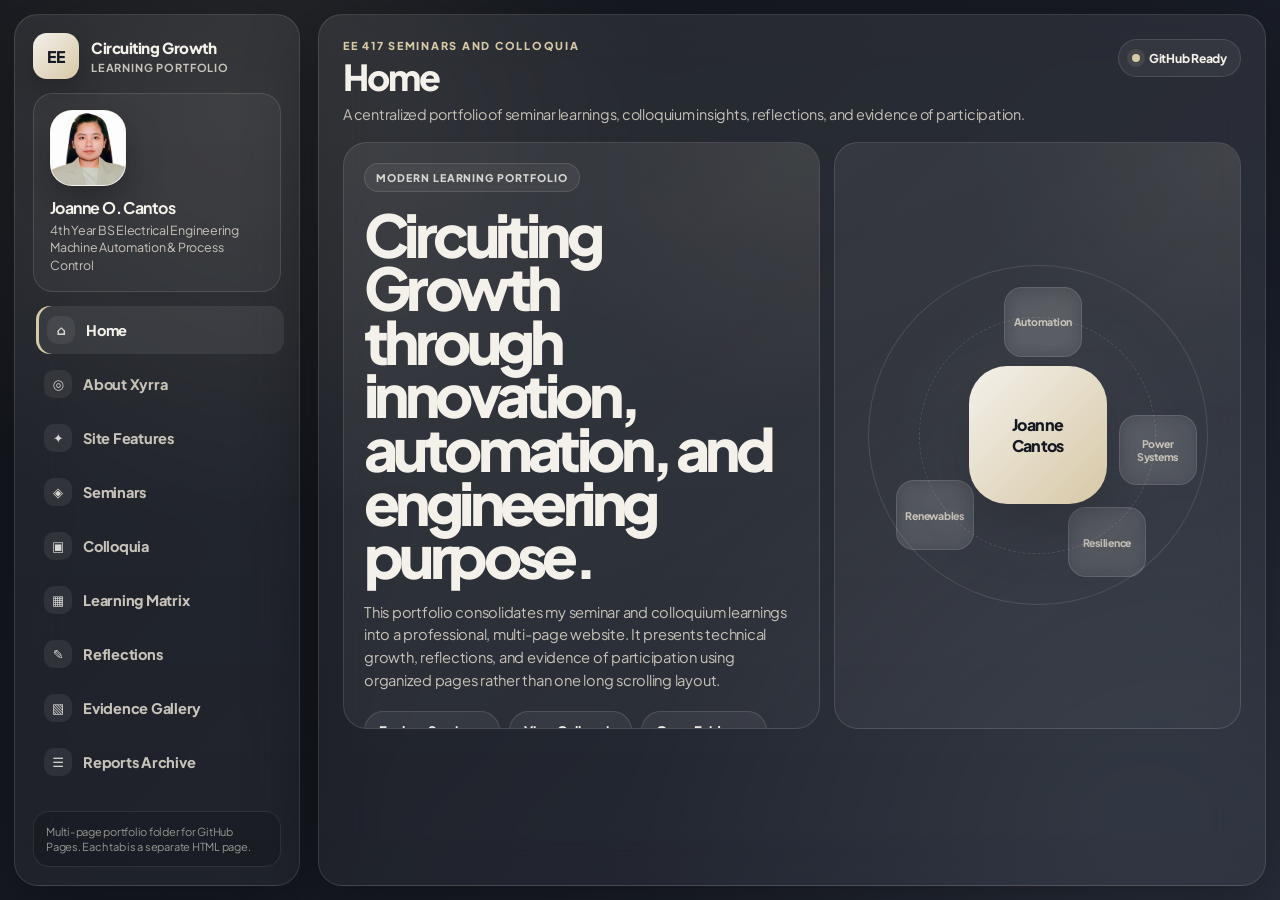
<file: index.html>
<!DOCTYPE html>
<html lang="en">
<head>
  <meta charset="UTF-8" />
  <meta name="viewport" content="width=device-width, initial-scale=1.0" />
  <title>Home | Circuiting Growth</title>
  <link rel="stylesheet" href="assets/css/styles.css" />
</head>
<body data-page="home">
  <div class="site-shell">
    <aside class="sidebar">
      <a class="brand" href="index.html" aria-label="Go to home page">
        <div class="brand-mark">EE</div>
        <div><strong>Circuiting Growth</strong><small>Learning Portfolio</small></div>
      </a>
      <div class="profile-card compact">
        <img class="profile-photo" src="assets/images/xyrra-profile.jpg" alt="Profile photo of Xyrra De Silva">
        <h2>Joanne O. Cantos</h2>
        <p>4th Year BS Electrical Engineering<br>Machine Automation & Process Control</p>
      </div>
      <nav class="nav" aria-label="Main navigation">
        <a class="nav-link active" href="index.html"><span>⌂</span>Home</a>
<a class="nav-link " href="about.html"><span>◎</span>About Xyrra</a>
<a class="nav-link " href="features.html"><span>✦</span>Site Features</a>
<a class="nav-link " href="seminars.html"><span>◈</span>Seminars</a>
<a class="nav-link " href="colloquia.html"><span>▣</span>Colloquia</a>
<a class="nav-link " href="matrix.html"><span>▦</span>Learning Matrix</a>
<a class="nav-link " href="reflections.html"><span>✎</span>Reflections</a>
<a class="nav-link " href="evidence.html"><span>▧</span>Evidence Gallery</a>
<a class="nav-link " href="archive.html"><span>☰</span>Reports Archive</a>
      </nav>
      <div class="sidebar-note">Multi-page portfolio folder for GitHub Pages. Each tab is a separate HTML page.</div>
    </aside>
    <main class="page-card">
      <header class="page-header">
        <div>
          <p class="eyebrow">EE 417 Seminars and Colloquia</p>
          <h1>Home</h1>
          <p class="subtitle">A centralized portfolio of seminar learnings, colloquium insights, reflections, and evidence of participation.</p>
        </div>
        <div class="status-pill"><i></i> GitHub Ready</div>
      </header>
      <section class="page-body">
        
<div class="home-grid">
  <section class="hero-panel">
    <span class="chip">Modern Learning Portfolio</span>
    <h2><span>Circuiting Growth</span><br>through innovation, automation, and engineering purpose.</h2>
    <p>This portfolio consolidates my seminar and colloquium learnings into a professional, multi-page website. It presents technical growth, reflections, and evidence of participation using organized pages rather than one long scrolling layout.</p>
    <div class="quick-actions">
      <a href="seminars.html">Explore Seminars</a>
      <a href="colloquia.html">View Colloquia</a>
      <a href="evidence.html">Open Evidence</a>
    </div>
  </section>
  <section class="orbit-panel">
    <div class="orbit">
      <div class="core">Joanne<br>Cantos</div>
      <span class="node n1">Automation</span>
      <span class="node n2">Power Systems</span>
      <span class="node n3">Renewables</span>
      <span class="node n4">Resilience</span>
    </div>
  </section>
</div>

      </section>
    </main>
  </div>
  <script src="assets/js/site.js"></script>
  
</body>
</html>
</file>
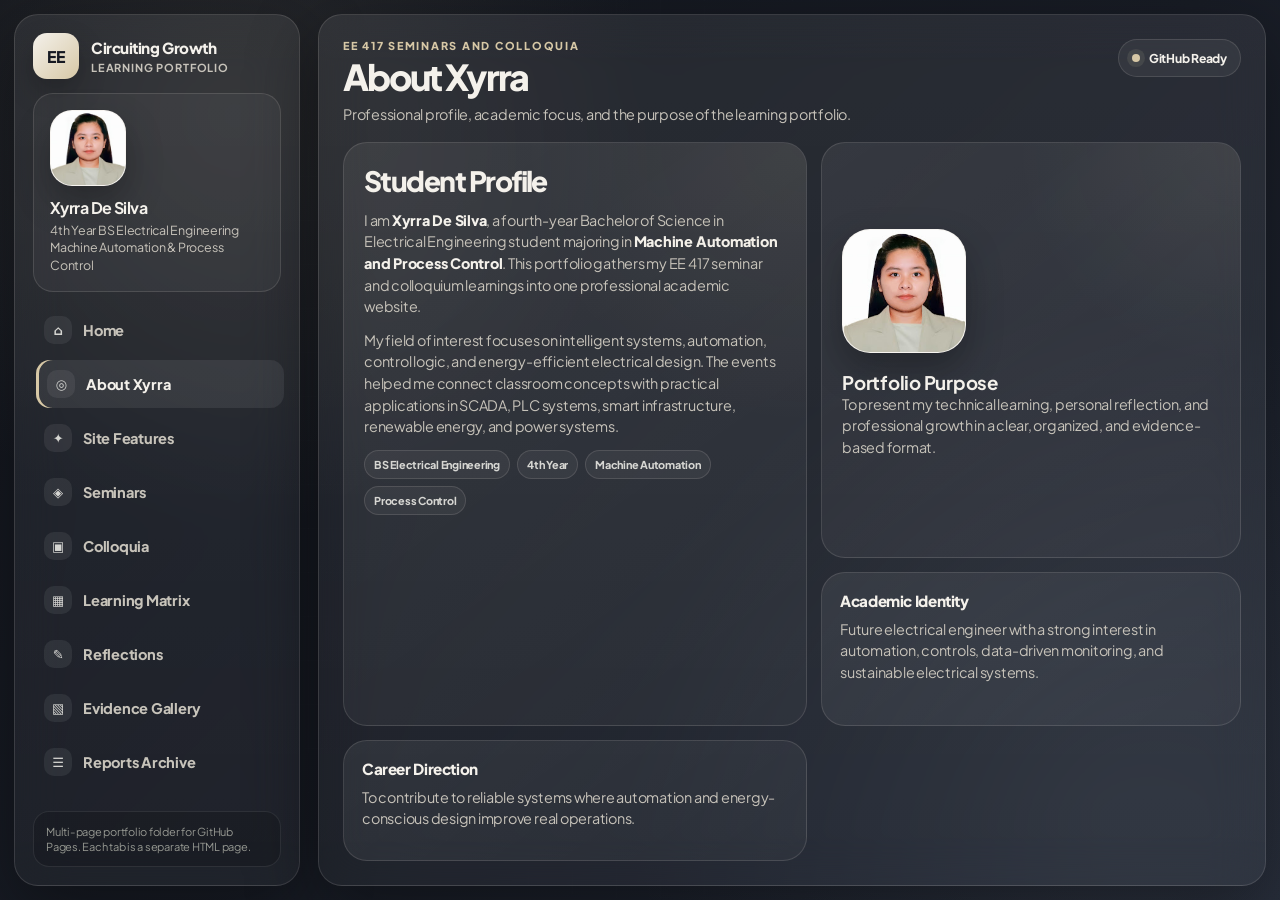
<file: about.html>
<!DOCTYPE html>
<html lang="en">
<head>
  <meta charset="UTF-8" />
  <meta name="viewport" content="width=device-width, initial-scale=1.0" />
  <title>About Xyrra | Circuiting Growth</title>
  <link rel="stylesheet" href="assets/css/styles.css" />
</head>
<body data-page="about">
  <div class="site-shell">
    <aside class="sidebar">
      <a class="brand" href="index.html" aria-label="Go to home page">
        <div class="brand-mark">EE</div>
        <div><strong>Circuiting Growth</strong><small>Learning Portfolio</small></div>
      </a>
      <div class="profile-card compact">
        <img class="profile-photo" src="assets/images/xyrra-profile.jpg" alt="Profile photo of Xyrra De Silva">
        <h2>Xyrra De Silva</h2>
        <p>4th Year BS Electrical Engineering<br>Machine Automation & Process Control</p>
      </div>
      <nav class="nav" aria-label="Main navigation">
        <a class="nav-link " href="index.html"><span>⌂</span>Home</a>
<a class="nav-link active" href="about.html"><span>◎</span>About Xyrra</a>
<a class="nav-link " href="features.html"><span>✦</span>Site Features</a>
<a class="nav-link " href="seminars.html"><span>◈</span>Seminars</a>
<a class="nav-link " href="colloquia.html"><span>▣</span>Colloquia</a>
<a class="nav-link " href="matrix.html"><span>▦</span>Learning Matrix</a>
<a class="nav-link " href="reflections.html"><span>✎</span>Reflections</a>
<a class="nav-link " href="evidence.html"><span>▧</span>Evidence Gallery</a>
<a class="nav-link " href="archive.html"><span>☰</span>Reports Archive</a>
      </nav>
      <div class="sidebar-note">Multi-page portfolio folder for GitHub Pages. Each tab is a separate HTML page.</div>
    </aside>
    <main class="page-card">
      <header class="page-header">
        <div>
          <p class="eyebrow">EE 417 Seminars and Colloquia</p>
          <h1>About Xyrra</h1>
          <p class="subtitle">Professional profile, academic focus, and the purpose of the learning portfolio.</p>
        </div>
        <div class="status-pill"><i></i> GitHub Ready</div>
      </header>
      <section class="page-body">
        
<div class="split-grid">
  <section class="glass-section large">
    <h2>Student Profile</h2>
    <p>I am <strong>Xyrra De Silva</strong>, a fourth-year Bachelor of Science in Electrical Engineering student majoring in <strong>Machine Automation and Process Control</strong>. This portfolio gathers my EE 417 seminar and colloquium learnings into one professional academic website.</p>
    <p>My field of interest focuses on intelligent systems, automation, control logic, and energy-efficient electrical design. The events helped me connect classroom concepts with practical applications in SCADA, PLC systems, smart infrastructure, renewable energy, and power systems.</p>
    <div class="tag-row"><span>BS Electrical Engineering</span><span>4th Year</span><span>Machine Automation</span><span>Process Control</span></div>
  </section>
  <section class="glass-section profile-focus">
    <img class="profile-photo big" src="assets/images/xyrra-profile.jpg" alt="Profile photo of Xyrra De Silva">
    <h3>Portfolio Purpose</h3>
    <p>To present my technical learning, personal reflection, and professional growth in a clear, organized, and evidence-based format.</p>
  </section>
  <article class="info-card"><h3>Academic Identity</h3><p>Future electrical engineer with a strong interest in automation, controls, data-driven monitoring, and sustainable electrical systems.</p></article>
  <article class="info-card"><h3>Career Direction</h3><p>To contribute to reliable systems where automation and energy-conscious design improve real operations.</p></article>
</div>

      </section>
    </main>
  </div>
  <script src="assets/js/site.js"></script>
  
</body>
</html>
</file>
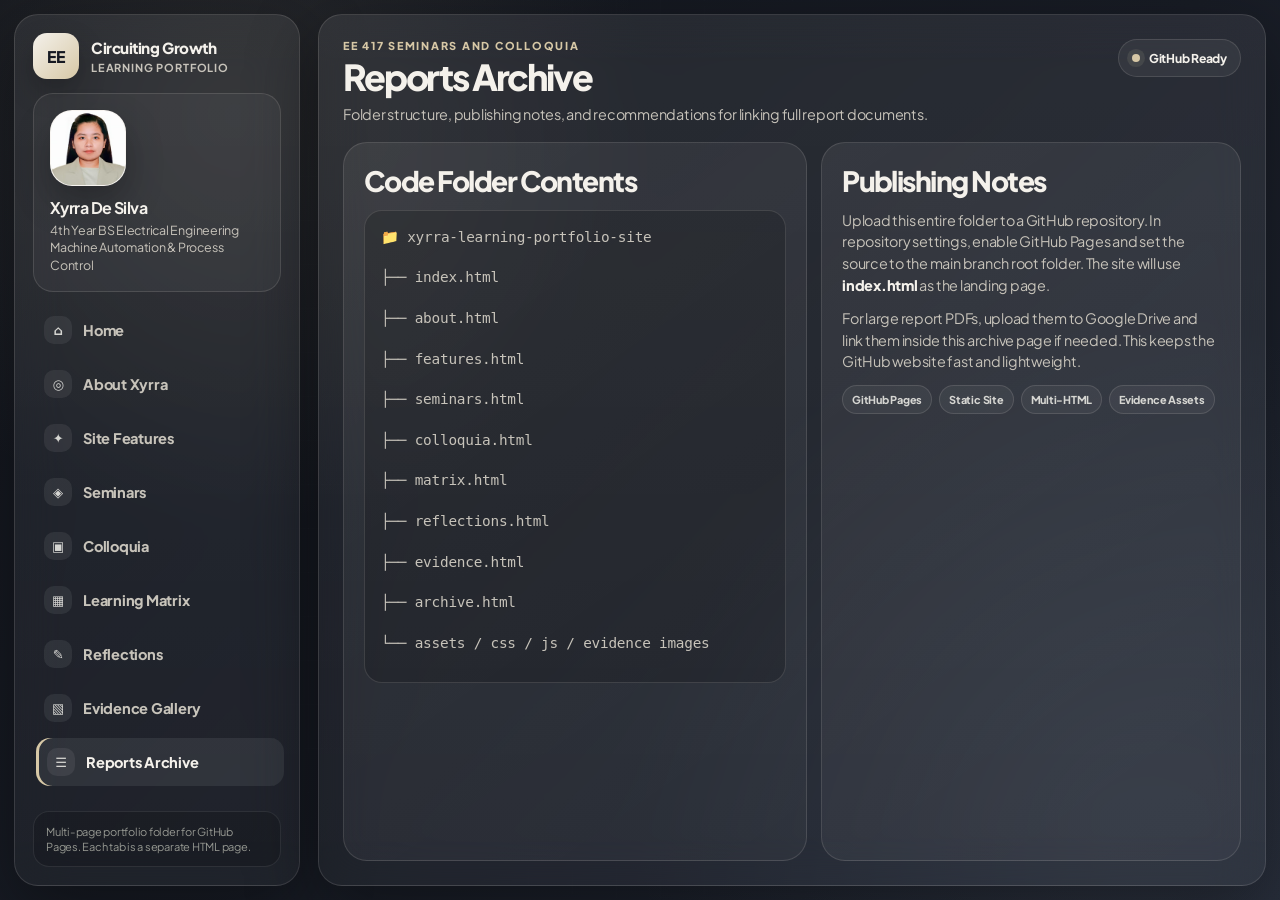
<file: archive.html>
<!DOCTYPE html>
<html lang="en">
<head>
  <meta charset="UTF-8" />
  <meta name="viewport" content="width=device-width, initial-scale=1.0" />
  <title>Reports Archive | Circuiting Growth</title>
  <link rel="stylesheet" href="assets/css/styles.css" />
</head>
<body data-page="archive">
  <div class="site-shell">
    <aside class="sidebar">
      <a class="brand" href="index.html" aria-label="Go to home page">
        <div class="brand-mark">EE</div>
        <div><strong>Circuiting Growth</strong><small>Learning Portfolio</small></div>
      </a>
      <div class="profile-card compact">
        <img class="profile-photo" src="assets/images/xyrra-profile.jpg" alt="Profile photo of Xyrra De Silva">
        <h2>Xyrra De Silva</h2>
        <p>4th Year BS Electrical Engineering<br>Machine Automation & Process Control</p>
      </div>
      <nav class="nav" aria-label="Main navigation">
        <a class="nav-link " href="index.html"><span>⌂</span>Home</a>
<a class="nav-link " href="about.html"><span>◎</span>About Xyrra</a>
<a class="nav-link " href="features.html"><span>✦</span>Site Features</a>
<a class="nav-link " href="seminars.html"><span>◈</span>Seminars</a>
<a class="nav-link " href="colloquia.html"><span>▣</span>Colloquia</a>
<a class="nav-link " href="matrix.html"><span>▦</span>Learning Matrix</a>
<a class="nav-link " href="reflections.html"><span>✎</span>Reflections</a>
<a class="nav-link " href="evidence.html"><span>▧</span>Evidence Gallery</a>
<a class="nav-link active" href="archive.html"><span>☰</span>Reports Archive</a>
      </nav>
      <div class="sidebar-note">Multi-page portfolio folder for GitHub Pages. Each tab is a separate HTML page.</div>
    </aside>
    <main class="page-card">
      <header class="page-header">
        <div>
          <p class="eyebrow">EE 417 Seminars and Colloquia</p>
          <h1>Reports Archive</h1>
          <p class="subtitle">Folder structure, publishing notes, and recommendations for linking full report documents.</p>
        </div>
        <div class="status-pill"><i></i> GitHub Ready</div>
      </header>
      <section class="page-body">
        
<div class="archive-layout">
  <section class="archive-panel">
    <h2>Code Folder Contents</h2>
    <div class="file-tree">
      <p>📁 xyrra-learning-portfolio-site</p>
      <p>├── index.html</p>
      <p>├── about.html</p>
      <p>├── features.html</p>
      <p>├── seminars.html</p>
      <p>├── colloquia.html</p>
      <p>├── matrix.html</p>
      <p>├── reflections.html</p>
      <p>├── evidence.html</p>
      <p>├── archive.html</p>
      <p>└── assets / css / js / evidence images</p>
    </div>
  </section>
  <section class="archive-panel accent-panel">
    <h2>Publishing Notes</h2>
    <p>Upload this entire folder to a GitHub repository. In repository settings, enable GitHub Pages and set the source to the main branch root folder. The site will use <strong>index.html</strong> as the landing page.</p>
    <p>For large report PDFs, upload them to Google Drive and link them inside this archive page if needed. This keeps the GitHub website fast and lightweight.</p>
    <div class="tag-row"><span>GitHub Pages</span><span>Static Site</span><span>Multi-HTML</span><span>Evidence Assets</span></div>
  </section>
</div>

      </section>
    </main>
  </div>
  <script src="assets/js/site.js"></script>
  
</body>
</html>
</file>
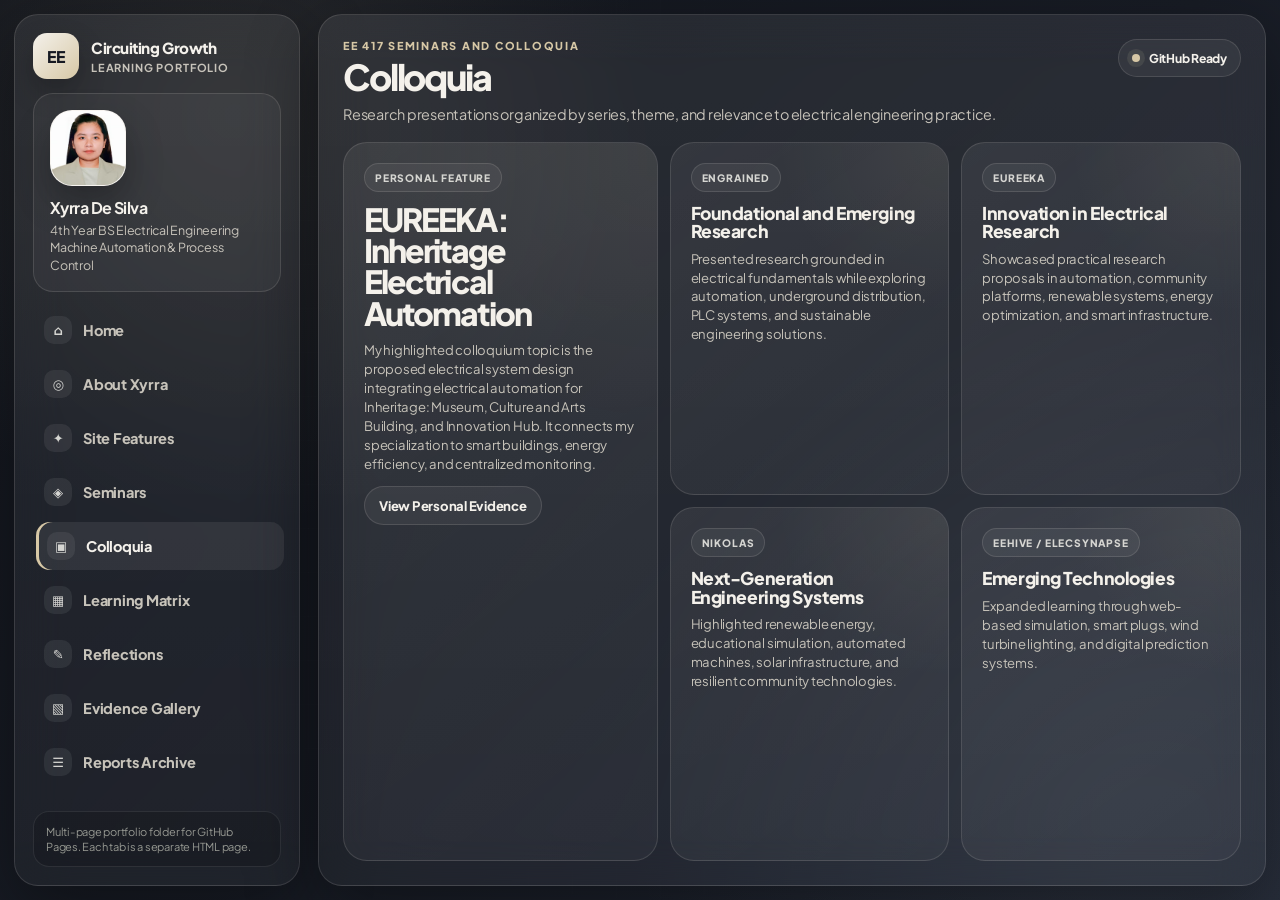
<file: colloquia.html>
<!DOCTYPE html>
<html lang="en">
<head>
  <meta charset="UTF-8" />
  <meta name="viewport" content="width=device-width, initial-scale=1.0" />
  <title>Colloquia | Circuiting Growth</title>
  <link rel="stylesheet" href="assets/css/styles.css" />
</head>
<body data-page="colloquia">
  <div class="site-shell">
    <aside class="sidebar">
      <a class="brand" href="index.html" aria-label="Go to home page">
        <div class="brand-mark">EE</div>
        <div><strong>Circuiting Growth</strong><small>Learning Portfolio</small></div>
      </a>
      <div class="profile-card compact">
        <img class="profile-photo" src="assets/images/xyrra-profile.jpg" alt="Profile photo of Xyrra De Silva">
        <h2>Xyrra De Silva</h2>
        <p>4th Year BS Electrical Engineering<br>Machine Automation & Process Control</p>
      </div>
      <nav class="nav" aria-label="Main navigation">
        <a class="nav-link " href="index.html"><span>⌂</span>Home</a>
<a class="nav-link " href="about.html"><span>◎</span>About Xyrra</a>
<a class="nav-link " href="features.html"><span>✦</span>Site Features</a>
<a class="nav-link " href="seminars.html"><span>◈</span>Seminars</a>
<a class="nav-link active" href="colloquia.html"><span>▣</span>Colloquia</a>
<a class="nav-link " href="matrix.html"><span>▦</span>Learning Matrix</a>
<a class="nav-link " href="reflections.html"><span>✎</span>Reflections</a>
<a class="nav-link " href="evidence.html"><span>▧</span>Evidence Gallery</a>
<a class="nav-link " href="archive.html"><span>☰</span>Reports Archive</a>
      </nav>
      <div class="sidebar-note">Multi-page portfolio folder for GitHub Pages. Each tab is a separate HTML page.</div>
    </aside>
    <main class="page-card">
      <header class="page-header">
        <div>
          <p class="eyebrow">EE 417 Seminars and Colloquia</p>
          <h1>Colloquia</h1>
          <p class="subtitle">Research presentations organized by series, theme, and relevance to electrical engineering practice.</p>
        </div>
        <div class="status-pill"><i></i> GitHub Ready</div>
      </header>
      <section class="page-body">
        
<div class="colloquia-board">
  <section class="series-card featured"><span>Personal Feature</span><h2>EUREEKA: Inheritage Electrical Automation</h2><p>My highlighted colloquium topic is the proposed electrical system design integrating electrical automation for Inheritage: Museum, Culture and Arts Building, and Innovation Hub. It connects my specialization to smart buildings, energy efficiency, and centralized monitoring.</p><a href="evidence.html?filter=Personal%20Feature">View Personal Evidence</a></section>
  <section class="series-card"><span>ENGrained</span><h3>Foundational and Emerging Research</h3><p>Presented research grounded in electrical fundamentals while exploring automation, underground distribution, PLC systems, and sustainable engineering solutions.</p></section>
  <section class="series-card"><span>EUREEKA</span><h3>Innovation in Electrical Research</h3><p>Showcased practical research proposals in automation, community platforms, renewable systems, energy optimization, and smart infrastructure.</p></section>
  <section class="series-card"><span>NIKOLAS</span><h3>Next-Generation Engineering Systems</h3><p>Highlighted renewable energy, educational simulation, automated machines, solar infrastructure, and resilient community technologies.</p></section>
  <section class="series-card"><span>EEHIVE / ELECSYNAPSE</span><h3>Emerging Technologies</h3><p>Expanded learning through web-based simulation, smart plugs, wind turbine lighting, and digital prediction systems.</p></section>
</div>

      </section>
    </main>
  </div>
  <script src="assets/js/site.js"></script>
  
</body>
</html>
</file>
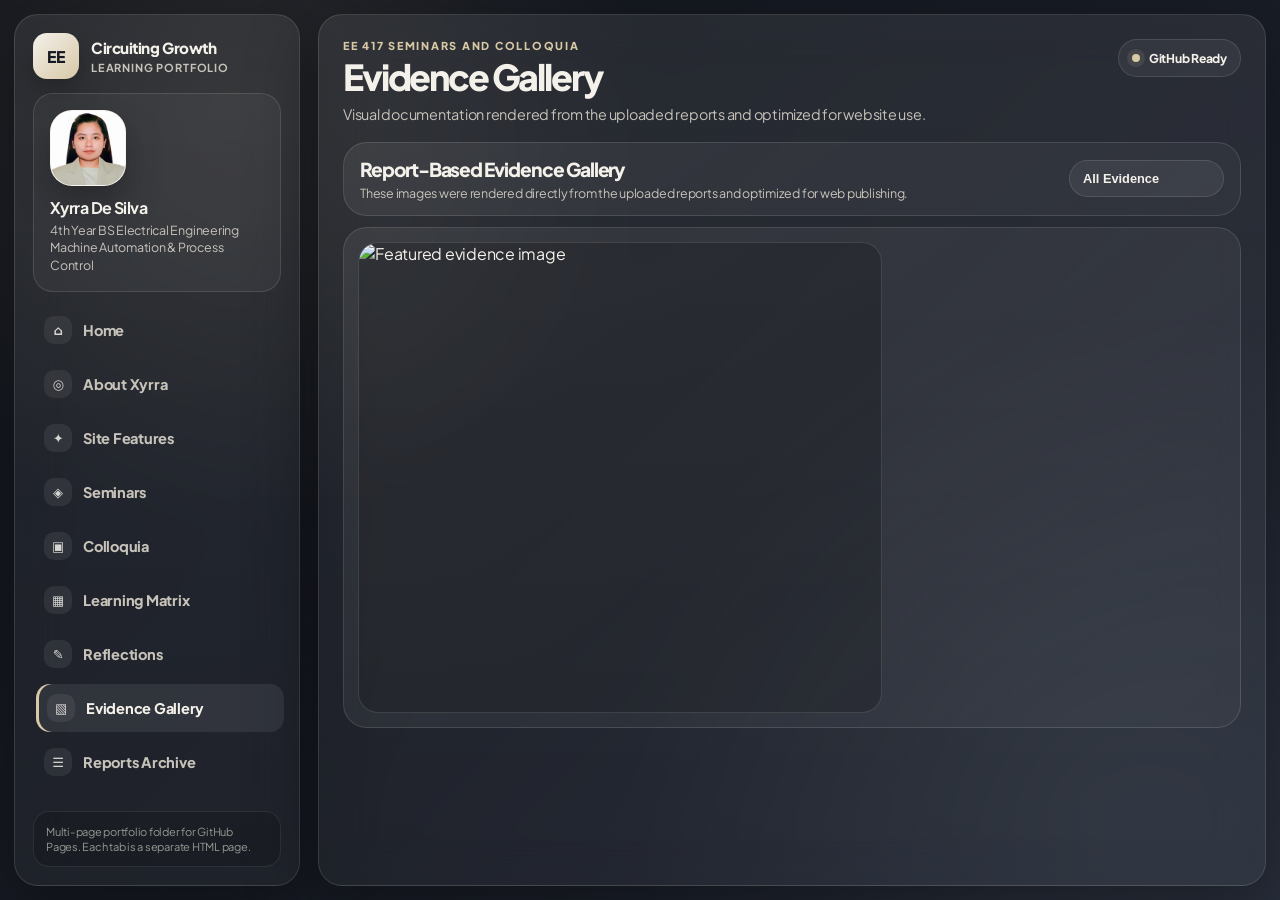
<file: evidence.html>
<!DOCTYPE html>
<html lang="en">
<head>
  <meta charset="UTF-8" />
  <meta name="viewport" content="width=device-width, initial-scale=1.0" />
  <title>Evidence Gallery | Circuiting Growth</title>
  <link rel="stylesheet" href="assets/css/styles.css" />
</head>
<body data-page="evidence">
  <div class="site-shell">
    <aside class="sidebar">
      <a class="brand" href="index.html" aria-label="Go to home page">
        <div class="brand-mark">EE</div>
        <div><strong>Circuiting Growth</strong><small>Learning Portfolio</small></div>
      </a>
      <div class="profile-card compact">
        <img class="profile-photo" src="assets/images/xyrra-profile.jpg" alt="Profile photo of Xyrra De Silva">
        <h2>Xyrra De Silva</h2>
        <p>4th Year BS Electrical Engineering<br>Machine Automation & Process Control</p>
      </div>
      <nav class="nav" aria-label="Main navigation">
        <a class="nav-link " href="index.html"><span>⌂</span>Home</a>
<a class="nav-link " href="about.html"><span>◎</span>About Xyrra</a>
<a class="nav-link " href="features.html"><span>✦</span>Site Features</a>
<a class="nav-link " href="seminars.html"><span>◈</span>Seminars</a>
<a class="nav-link " href="colloquia.html"><span>▣</span>Colloquia</a>
<a class="nav-link " href="matrix.html"><span>▦</span>Learning Matrix</a>
<a class="nav-link " href="reflections.html"><span>✎</span>Reflections</a>
<a class="nav-link active" href="evidence.html"><span>▧</span>Evidence Gallery</a>
<a class="nav-link " href="archive.html"><span>☰</span>Reports Archive</a>
      </nav>
      <div class="sidebar-note">Multi-page portfolio folder for GitHub Pages. Each tab is a separate HTML page.</div>
    </aside>
    <main class="page-card">
      <header class="page-header">
        <div>
          <p class="eyebrow">EE 417 Seminars and Colloquia</p>
          <h1>Evidence Gallery</h1>
          <p class="subtitle">Visual documentation rendered from the uploaded reports and optimized for website use.</p>
        </div>
        <div class="status-pill"><i></i> GitHub Ready</div>
      </header>
      <section class="page-body">
        
<div class="evidence-layout">
  <section class="evidence-toolbar">
    <div>
      <h2>Report-Based Evidence Gallery</h2>
      <p>These images were rendered directly from the uploaded reports and optimized for web publishing.</p>
    </div>
    <select id="categoryFilter" aria-label="Filter evidence by category">
      <option value="All">All Evidence</option>
      <option value="Seminar">Seminars</option>
      <option value="Colloquia">Colloquia</option>
      <option value="Personal Feature">Personal Feature</option>
    </select>
  </section>
  <section class="evidence-stage">
    <div class="featured-shot"><img id="featuredImg" alt="Featured evidence image"><div class="shine"></div></div>
    <div class="featured-info"><span id="featuredCat"></span><h2 id="featuredTitle"></h2><p id="featuredDesc"></p><small id="featuredSource"></small></div>
  </section>
  <section class="thumb-strip" id="thumbStrip" aria-label="Evidence thumbnails"></section>
</div>
<div class="modal" id="imageModal" aria-hidden="true"><button id="closeModal">×</button><img id="modalImage" alt="Expanded evidence image"><div id="modalCaption"></div></div>

      </section>
    </main>
  </div>
  <script src="assets/js/site.js"></script>
  <script src="assets/js/data.js"></script>
</body>
</html>
</file>
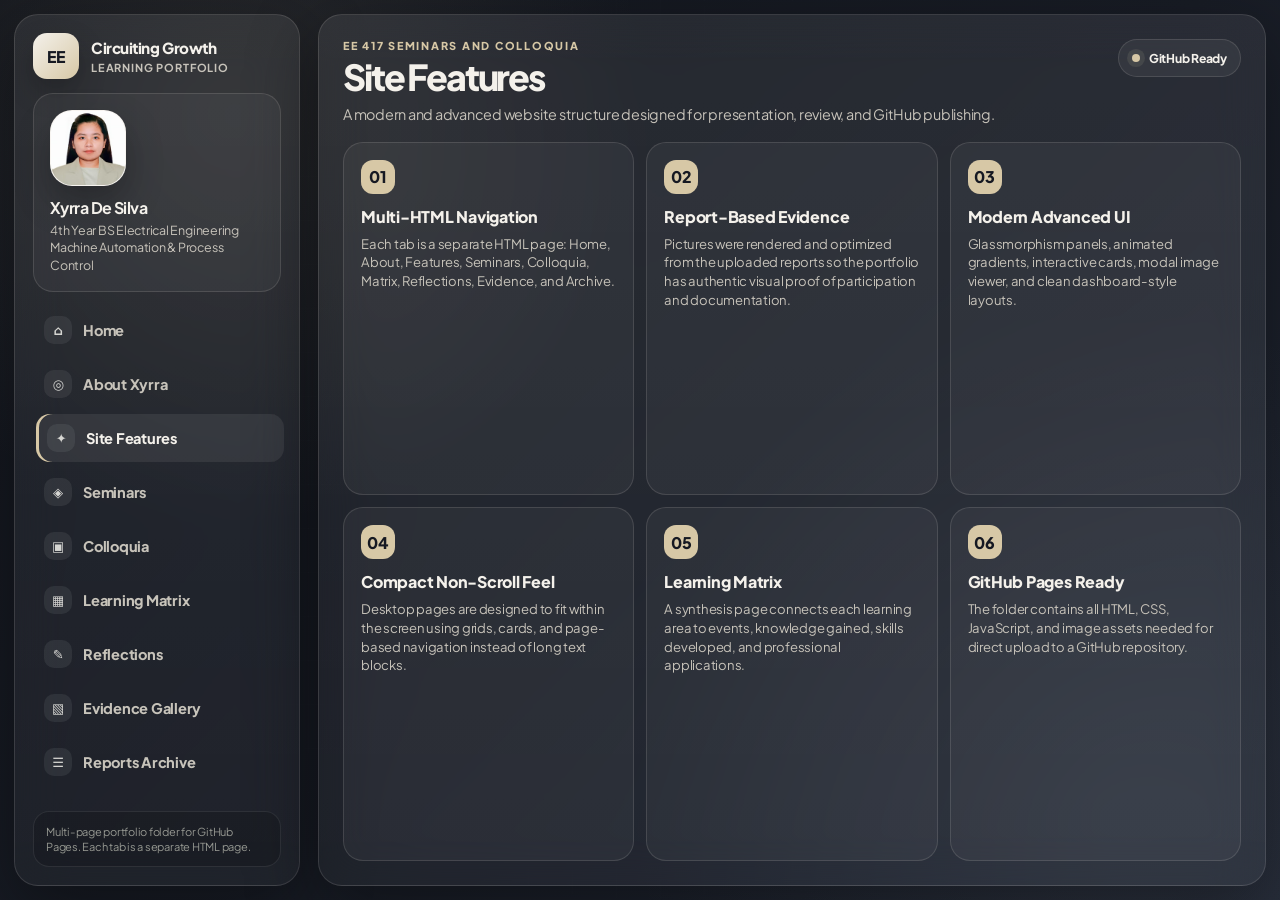
<file: features.html>
<!DOCTYPE html>
<html lang="en">
<head>
  <meta charset="UTF-8" />
  <meta name="viewport" content="width=device-width, initial-scale=1.0" />
  <title>Site Features | Circuiting Growth</title>
  <link rel="stylesheet" href="assets/css/styles.css" />
</head>
<body data-page="features">
  <div class="site-shell">
    <aside class="sidebar">
      <a class="brand" href="index.html" aria-label="Go to home page">
        <div class="brand-mark">EE</div>
        <div><strong>Circuiting Growth</strong><small>Learning Portfolio</small></div>
      </a>
      <div class="profile-card compact">
        <img class="profile-photo" src="assets/images/xyrra-profile.jpg" alt="Profile photo of Xyrra De Silva">
        <h2>Xyrra De Silva</h2>
        <p>4th Year BS Electrical Engineering<br>Machine Automation & Process Control</p>
      </div>
      <nav class="nav" aria-label="Main navigation">
        <a class="nav-link " href="index.html"><span>⌂</span>Home</a>
<a class="nav-link " href="about.html"><span>◎</span>About Xyrra</a>
<a class="nav-link active" href="features.html"><span>✦</span>Site Features</a>
<a class="nav-link " href="seminars.html"><span>◈</span>Seminars</a>
<a class="nav-link " href="colloquia.html"><span>▣</span>Colloquia</a>
<a class="nav-link " href="matrix.html"><span>▦</span>Learning Matrix</a>
<a class="nav-link " href="reflections.html"><span>✎</span>Reflections</a>
<a class="nav-link " href="evidence.html"><span>▧</span>Evidence Gallery</a>
<a class="nav-link " href="archive.html"><span>☰</span>Reports Archive</a>
      </nav>
      <div class="sidebar-note">Multi-page portfolio folder for GitHub Pages. Each tab is a separate HTML page.</div>
    </aside>
    <main class="page-card">
      <header class="page-header">
        <div>
          <p class="eyebrow">EE 417 Seminars and Colloquia</p>
          <h1>Site Features</h1>
          <p class="subtitle">A modern and advanced website structure designed for presentation, review, and GitHub publishing.</p>
        </div>
        <div class="status-pill"><i></i> GitHub Ready</div>
      </header>
      <section class="page-body">
        
<div class="features-grid">
  <article><b>01</b><h3>Multi-HTML Navigation</h3><p>Each tab is a separate HTML page: Home, About, Features, Seminars, Colloquia, Matrix, Reflections, Evidence, and Archive.</p></article>
  <article><b>02</b><h3>Report-Based Evidence</h3><p>Pictures were rendered and optimized from the uploaded reports so the portfolio has authentic visual proof of participation and documentation.</p></article>
  <article><b>03</b><h3>Modern Advanced UI</h3><p>Glassmorphism panels, animated gradients, interactive cards, modal image viewer, and clean dashboard-style layouts.</p></article>
  <article><b>04</b><h3>Compact Non-Scroll Feel</h3><p>Desktop pages are designed to fit within the screen using grids, cards, and page-based navigation instead of long text blocks.</p></article>
  <article><b>05</b><h3>Learning Matrix</h3><p>A synthesis page connects each learning area to events, knowledge gained, skills developed, and professional applications.</p></article>
  <article><b>06</b><h3>GitHub Pages Ready</h3><p>The folder contains all HTML, CSS, JavaScript, and image assets needed for direct upload to a GitHub repository.</p></article>
</div>

      </section>
    </main>
  </div>
  <script src="assets/js/site.js"></script>
  
</body>
</html>
</file>
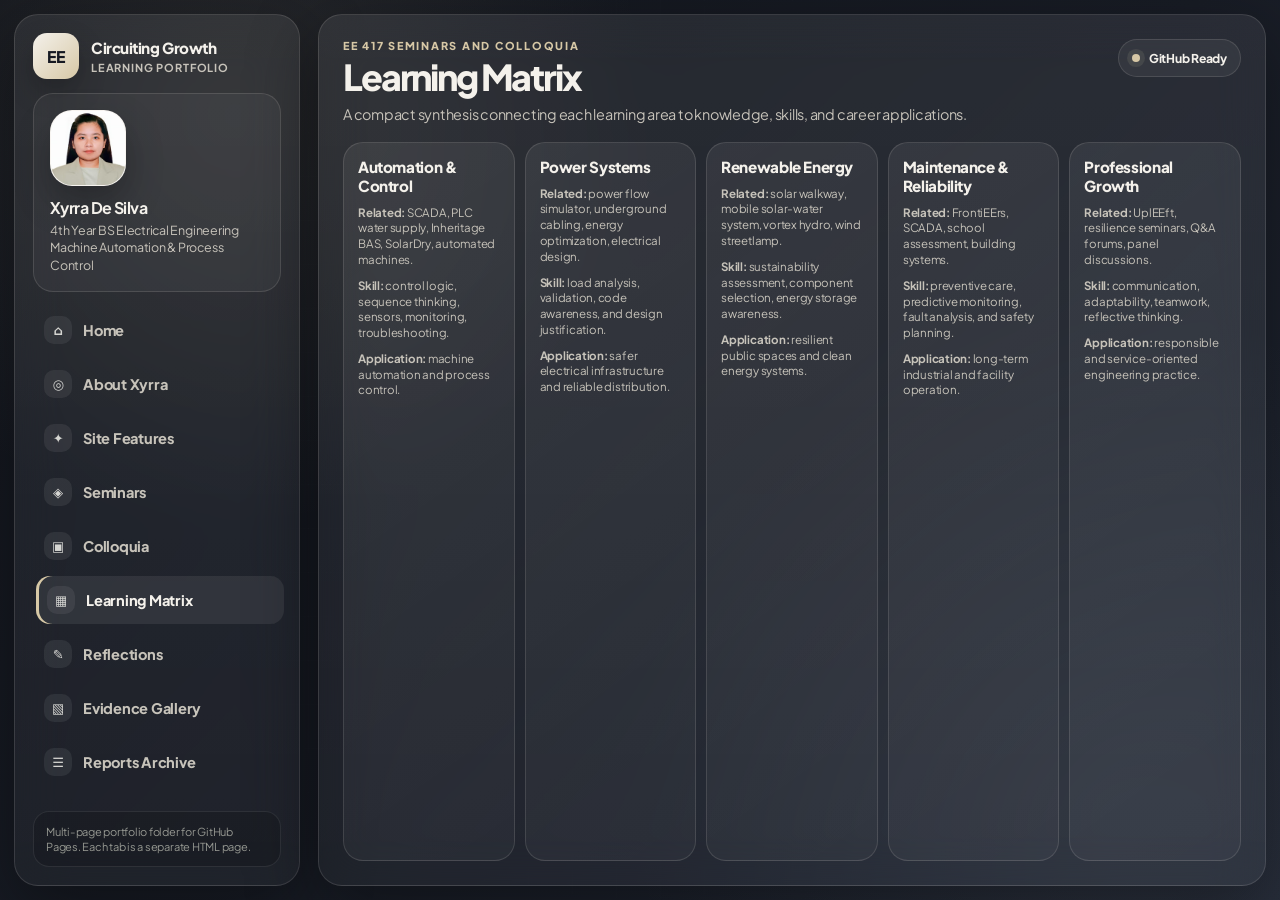
<file: matrix.html>
<!DOCTYPE html>
<html lang="en">
<head>
  <meta charset="UTF-8" />
  <meta name="viewport" content="width=device-width, initial-scale=1.0" />
  <title>Learning Matrix | Circuiting Growth</title>
  <link rel="stylesheet" href="assets/css/styles.css" />
</head>
<body data-page="matrix">
  <div class="site-shell">
    <aside class="sidebar">
      <a class="brand" href="index.html" aria-label="Go to home page">
        <div class="brand-mark">EE</div>
        <div><strong>Circuiting Growth</strong><small>Learning Portfolio</small></div>
      </a>
      <div class="profile-card compact">
        <img class="profile-photo" src="assets/images/xyrra-profile.jpg" alt="Profile photo of Xyrra De Silva">
        <h2>Xyrra De Silva</h2>
        <p>4th Year BS Electrical Engineering<br>Machine Automation & Process Control</p>
      </div>
      <nav class="nav" aria-label="Main navigation">
        <a class="nav-link " href="index.html"><span>⌂</span>Home</a>
<a class="nav-link " href="about.html"><span>◎</span>About Xyrra</a>
<a class="nav-link " href="features.html"><span>✦</span>Site Features</a>
<a class="nav-link " href="seminars.html"><span>◈</span>Seminars</a>
<a class="nav-link " href="colloquia.html"><span>▣</span>Colloquia</a>
<a class="nav-link active" href="matrix.html"><span>▦</span>Learning Matrix</a>
<a class="nav-link " href="reflections.html"><span>✎</span>Reflections</a>
<a class="nav-link " href="evidence.html"><span>▧</span>Evidence Gallery</a>
<a class="nav-link " href="archive.html"><span>☰</span>Reports Archive</a>
      </nav>
      <div class="sidebar-note">Multi-page portfolio folder for GitHub Pages. Each tab is a separate HTML page.</div>
    </aside>
    <main class="page-card">
      <header class="page-header">
        <div>
          <p class="eyebrow">EE 417 Seminars and Colloquia</p>
          <h1>Learning Matrix</h1>
          <p class="subtitle">A compact synthesis connecting each learning area to knowledge, skills, and career applications.</p>
        </div>
        <div class="status-pill"><i></i> GitHub Ready</div>
      </header>
      <section class="page-body">
        
<div class="matrix-grid">
  <article><h3>Automation & Control</h3><p><b>Related:</b> SCADA, PLC water supply, Inheritage BAS, SolarDry, automated machines.</p><p><b>Skill:</b> control logic, sequence thinking, sensors, monitoring, troubleshooting.</p><p><b>Application:</b> machine automation and process control.</p></article>
  <article><h3>Power Systems</h3><p><b>Related:</b> power flow simulator, underground cabling, energy optimization, electrical design.</p><p><b>Skill:</b> load analysis, validation, code awareness, and design justification.</p><p><b>Application:</b> safer electrical infrastructure and reliable distribution.</p></article>
  <article><h3>Renewable Energy</h3><p><b>Related:</b> solar walkway, mobile solar-water system, vortex hydro, wind streetlamp.</p><p><b>Skill:</b> sustainability assessment, component selection, energy storage awareness.</p><p><b>Application:</b> resilient public spaces and clean energy systems.</p></article>
  <article><h3>Maintenance & Reliability</h3><p><b>Related:</b> FrontiEErs, SCADA, school assessment, building systems.</p><p><b>Skill:</b> preventive care, predictive monitoring, fault analysis, and safety planning.</p><p><b>Application:</b> long-term industrial and facility operation.</p></article>
  <article><h3>Professional Growth</h3><p><b>Related:</b> UplEEft, resilience seminars, Q&A forums, panel discussions.</p><p><b>Skill:</b> communication, adaptability, teamwork, reflective thinking.</p><p><b>Application:</b> responsible and service-oriented engineering practice.</p></article>
</div>

      </section>
    </main>
  </div>
  <script src="assets/js/site.js"></script>
  
</body>
</html>
</file>
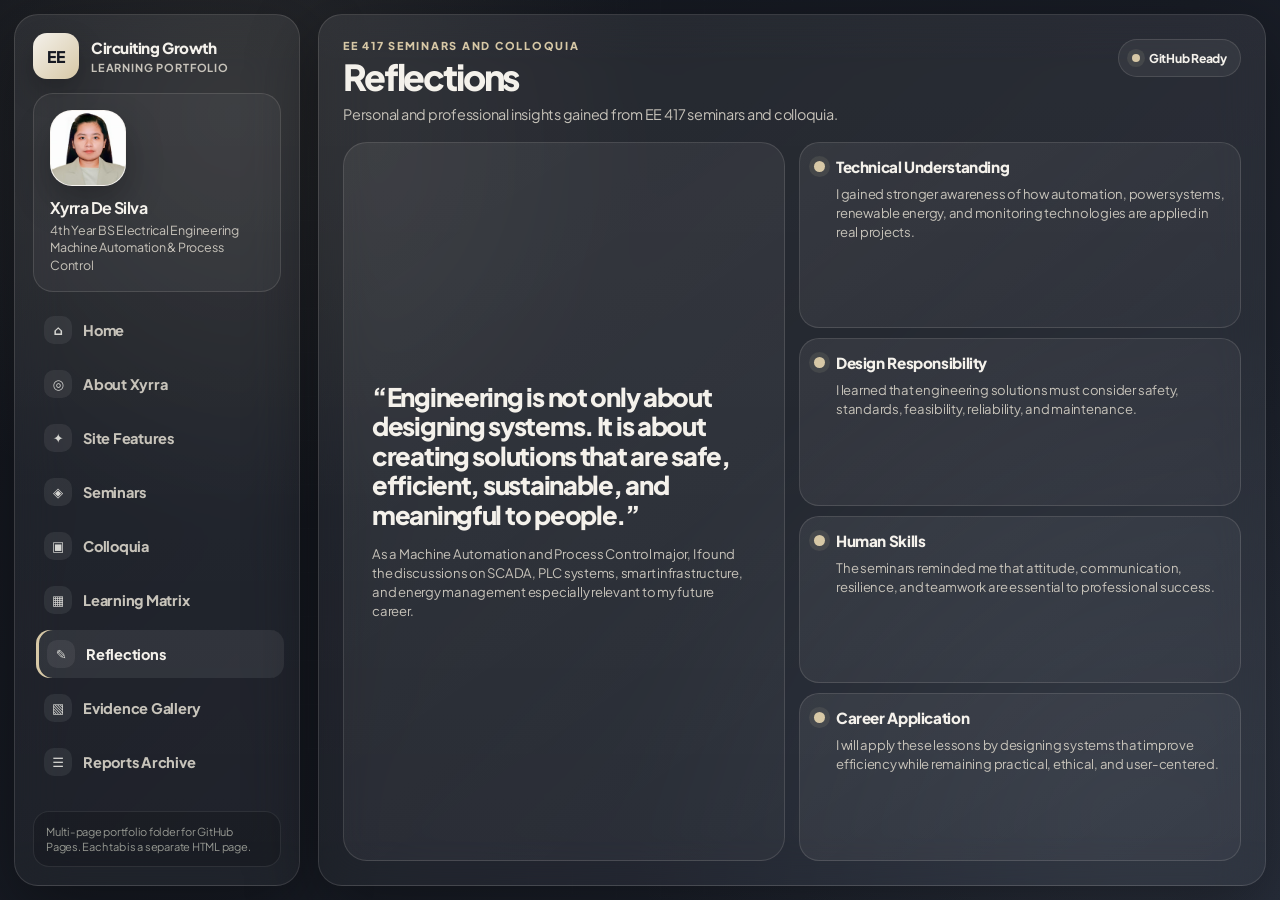
<file: reflections.html>
<!DOCTYPE html>
<html lang="en">
<head>
  <meta charset="UTF-8" />
  <meta name="viewport" content="width=device-width, initial-scale=1.0" />
  <title>Reflections | Circuiting Growth</title>
  <link rel="stylesheet" href="assets/css/styles.css" />
</head>
<body data-page="reflections">
  <div class="site-shell">
    <aside class="sidebar">
      <a class="brand" href="index.html" aria-label="Go to home page">
        <div class="brand-mark">EE</div>
        <div><strong>Circuiting Growth</strong><small>Learning Portfolio</small></div>
      </a>
      <div class="profile-card compact">
        <img class="profile-photo" src="assets/images/xyrra-profile.jpg" alt="Profile photo of Xyrra De Silva">
        <h2>Xyrra De Silva</h2>
        <p>4th Year BS Electrical Engineering<br>Machine Automation & Process Control</p>
      </div>
      <nav class="nav" aria-label="Main navigation">
        <a class="nav-link " href="index.html"><span>⌂</span>Home</a>
<a class="nav-link " href="about.html"><span>◎</span>About Xyrra</a>
<a class="nav-link " href="features.html"><span>✦</span>Site Features</a>
<a class="nav-link " href="seminars.html"><span>◈</span>Seminars</a>
<a class="nav-link " href="colloquia.html"><span>▣</span>Colloquia</a>
<a class="nav-link " href="matrix.html"><span>▦</span>Learning Matrix</a>
<a class="nav-link active" href="reflections.html"><span>✎</span>Reflections</a>
<a class="nav-link " href="evidence.html"><span>▧</span>Evidence Gallery</a>
<a class="nav-link " href="archive.html"><span>☰</span>Reports Archive</a>
      </nav>
      <div class="sidebar-note">Multi-page portfolio folder for GitHub Pages. Each tab is a separate HTML page.</div>
    </aside>
    <main class="page-card">
      <header class="page-header">
        <div>
          <p class="eyebrow">EE 417 Seminars and Colloquia</p>
          <h1>Reflections</h1>
          <p class="subtitle">Personal and professional insights gained from EE 417 seminars and colloquia.</p>
        </div>
        <div class="status-pill"><i></i> GitHub Ready</div>
      </header>
      <section class="page-body">
        
<div class="reflection-grid">
  <section class="quote-panel"><h2>“Engineering is not only about designing systems. It is about creating solutions that are safe, efficient, sustainable, and meaningful to people.”</h2><p>As a Machine Automation and Process Control major, I found the discussions on SCADA, PLC systems, smart infrastructure, and energy management especially relevant to my future career.</p></section>
  <section class="reflection-list">
    <article><i></i><div><h3>Technical Understanding</h3><p>I gained stronger awareness of how automation, power systems, renewable energy, and monitoring technologies are applied in real projects.</p></div></article>
    <article><i></i><div><h3>Design Responsibility</h3><p>I learned that engineering solutions must consider safety, standards, feasibility, reliability, and maintenance.</p></div></article>
    <article><i></i><div><h3>Human Skills</h3><p>The seminars reminded me that attitude, communication, resilience, and teamwork are essential to professional success.</p></div></article>
    <article><i></i><div><h3>Career Application</h3><p>I will apply these lessons by designing systems that improve efficiency while remaining practical, ethical, and user-centered.</p></div></article>
  </section>
</div>

      </section>
    </main>
  </div>
  <script src="assets/js/site.js"></script>
  
</body>
</html>
</file>
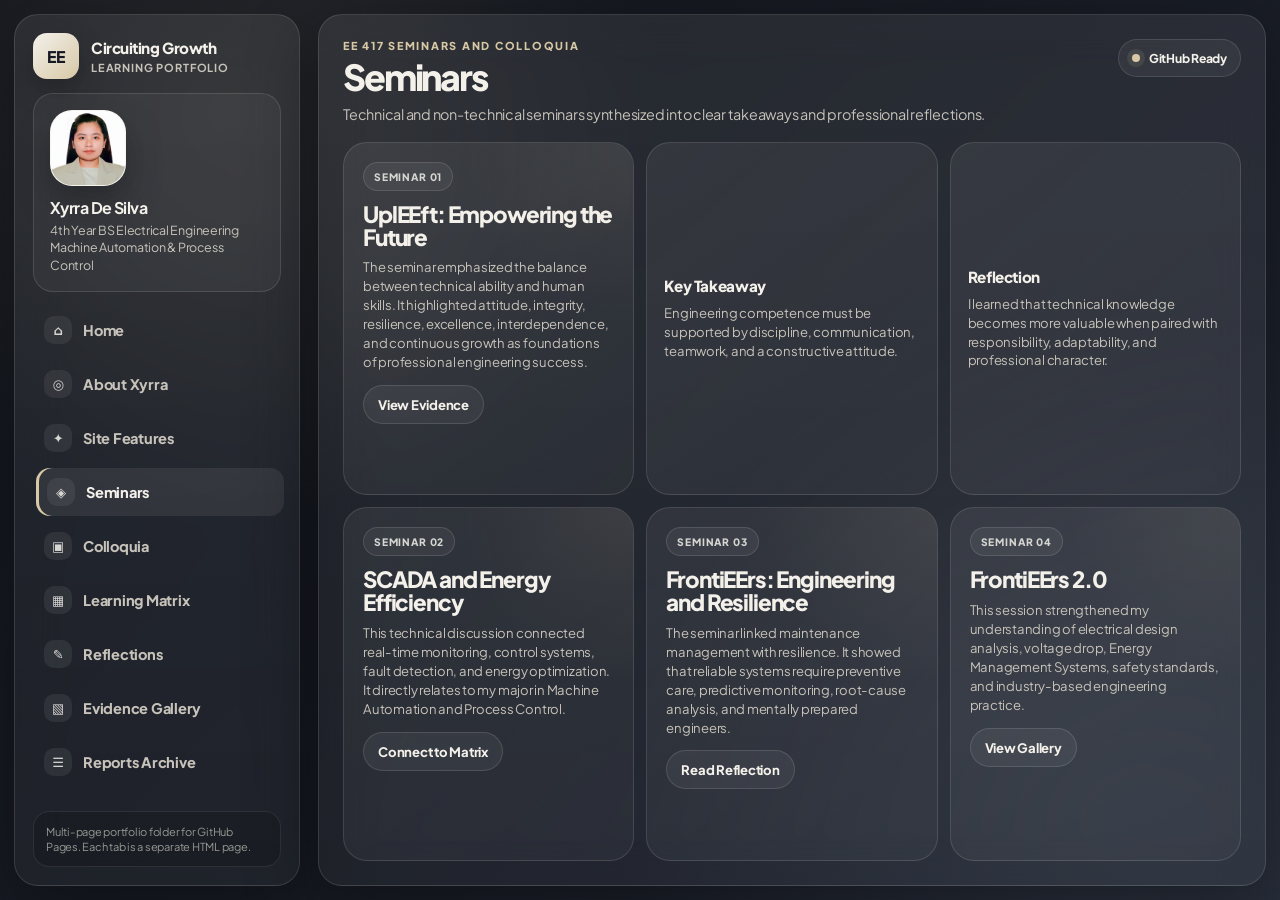
<file: seminars.html>
<!DOCTYPE html>
<html lang="en">
<head>
  <meta charset="UTF-8" />
  <meta name="viewport" content="width=device-width, initial-scale=1.0" />
  <title>Seminars | Circuiting Growth</title>
  <link rel="stylesheet" href="assets/css/styles.css" />
</head>
<body data-page="seminars">
  <div class="site-shell">
    <aside class="sidebar">
      <a class="brand" href="index.html" aria-label="Go to home page">
        <div class="brand-mark">EE</div>
        <div><strong>Circuiting Growth</strong><small>Learning Portfolio</small></div>
      </a>
      <div class="profile-card compact">
        <img class="profile-photo" src="assets/images/xyrra-profile.jpg" alt="Profile photo of Xyrra De Silva">
        <h2>Xyrra De Silva</h2>
        <p>4th Year BS Electrical Engineering<br>Machine Automation & Process Control</p>
      </div>
      <nav class="nav" aria-label="Main navigation">
        <a class="nav-link " href="index.html"><span>⌂</span>Home</a>
<a class="nav-link " href="about.html"><span>◎</span>About Xyrra</a>
<a class="nav-link " href="features.html"><span>✦</span>Site Features</a>
<a class="nav-link active" href="seminars.html"><span>◈</span>Seminars</a>
<a class="nav-link " href="colloquia.html"><span>▣</span>Colloquia</a>
<a class="nav-link " href="matrix.html"><span>▦</span>Learning Matrix</a>
<a class="nav-link " href="reflections.html"><span>✎</span>Reflections</a>
<a class="nav-link " href="evidence.html"><span>▧</span>Evidence Gallery</a>
<a class="nav-link " href="archive.html"><span>☰</span>Reports Archive</a>
      </nav>
      <div class="sidebar-note">Multi-page portfolio folder for GitHub Pages. Each tab is a separate HTML page.</div>
    </aside>
    <main class="page-card">
      <header class="page-header">
        <div>
          <p class="eyebrow">EE 417 Seminars and Colloquia</p>
          <h1>Seminars</h1>
          <p class="subtitle">Technical and non-technical seminars synthesized into clear takeaways and professional reflections.</p>
        </div>
        <div class="status-pill"><i></i> GitHub Ready</div>
      </header>
      <section class="page-body">
        
<div class="event-grid">
  <article class="event-feature"><span>Seminar 01</span><h2>UplEEft: Empowering the Future</h2><p>The seminar emphasized the balance between technical ability and human skills. It highlighted attitude, integrity, resilience, excellence, interdependence, and continuous growth as foundations of professional engineering success.</p><a href="evidence.html?filter=Seminar">View Evidence</a></article>
  <article class="takeaway-card"><h3>Key Takeaway</h3><p>Engineering competence must be supported by discipline, communication, teamwork, and a constructive attitude.</p></article>
  <article class="takeaway-card"><h3>Reflection</h3><p>I learned that technical knowledge becomes more valuable when paired with responsibility, adaptability, and professional character.</p></article>
  <article class="event-feature alt"><span>Seminar 02</span><h2>SCADA and Energy Efficiency</h2><p>This technical discussion connected real-time monitoring, control systems, fault detection, and energy optimization. It directly relates to my major in Machine Automation and Process Control.</p><a href="matrix.html">Connect to Matrix</a></article>
  <article class="event-feature alt2"><span>Seminar 03</span><h2>FrontiEErs: Engineering and Resilience</h2><p>The seminar linked maintenance management with resilience. It showed that reliable systems require preventive care, predictive monitoring, root-cause analysis, and mentally prepared engineers.</p><a href="reflections.html">Read Reflection</a></article>
  <article class="event-feature"><span>Seminar 04</span><h2>FrontiEErs 2.0</h2><p>This session strengthened my understanding of electrical design analysis, voltage drop, Energy Management Systems, safety standards, and industry-based engineering practice.</p><a href="evidence.html">View Gallery</a></article>
</div>

      </section>
    </main>
  </div>
  <script src="assets/js/site.js"></script>
  
</body>
</html>
</file>
<file: assets/css/styles.css>
@import url('https://fonts.googleapis.com/css2?family=Plus+Jakarta+Sans:wght@400;500;600;700;800&display=swap');

:root{
  --bg1:#12151c;
  --bg2:#181c25;
  --bg3:#202633;
  --panel:rgba(31,36,48,.88);
  --panel-2:rgba(39,45,59,.78);
  --card:rgba(255,255,255,.045);
  --card-2:rgba(255,255,255,.065);
  --line:rgba(245,240,230,.13);
  --line-strong:rgba(245,240,230,.22);
  --text:#f4f1eb;
  --muted:#c7c3ba;
  --subtle:#969891;
  --accent:#d7c8a6;
  --accent-2:#b7c0c9;
  --accent-3:#d6d6d2;
  --dark:rgba(0,0,0,.18);
  --r:24px;
  --r2:18px;
  --shadow:0 22px 70px rgba(0,0,0,.38);
}

*{box-sizing:border-box;margin:0;padding:0}
html,body{width:100%;height:100%;overflow:hidden}
body{
  font-family:'Plus Jakarta Sans',Inter,ui-sans-serif,system-ui,-apple-system,BlinkMacSystemFont,'Segoe UI',sans-serif;
  color:var(--text);
  background:
    radial-gradient(circle at 18% 12%,rgba(215,200,166,.10),transparent 32%),
    radial-gradient(circle at 88% 90%,rgba(183,192,201,.08),transparent 36%),
    linear-gradient(135deg,var(--bg1),var(--bg2) 55%,var(--bg3));
  letter-spacing:-.015em;
}
body:before{
  content:"";
  position:fixed;
  inset:0;
  background-image:linear-gradient(rgba(255,255,255,.018) 1px,transparent 1px),linear-gradient(90deg,rgba(255,255,255,.018) 1px,transparent 1px);
  background-size:44px 44px;
  mask-image:radial-gradient(circle at center,#000,transparent 82%);
  pointer-events:none;
}
a{color:inherit;text-decoration:none}
strong{font-weight:800;color:var(--text)}

.site-shell{
  position:relative;
  z-index:1;
  width:min(1510px,calc(100vw - 28px));
  height:calc(100vh - 28px);
  margin:14px auto;
  display:grid;
  grid-template-columns:286px 1fr;
  gap:18px;
}
.sidebar,.page-card{
  border:1px solid var(--line);
  background:linear-gradient(180deg,rgba(255,255,255,.075),rgba(255,255,255,.035));
  backdrop-filter:blur(24px);
  box-shadow:var(--shadow);
  border-radius:var(--r);
  overflow:hidden;
}
.sidebar{
  padding:18px;
  display:flex;
  flex-direction:column;
  gap:14px;
}
.brand{display:flex;align-items:center;gap:12px;min-width:0}
.brand-mark{
  width:46px;height:46px;border-radius:14px;
  background:linear-gradient(135deg,#f4f1eb,#d7c8a6);
  display:grid;place-items:center;
  font-weight:800;color:#161922;
  box-shadow:0 12px 28px rgba(0,0,0,.22);
  flex:none;
}
.brand strong{display:block;font-size:.95rem;letter-spacing:-.03em;white-space:nowrap;overflow:hidden;text-overflow:ellipsis}
.brand small{display:block;margin-top:4px;color:var(--muted);font-weight:700;font-size:.69rem;letter-spacing:.075em;text-transform:uppercase;white-space:nowrap}
.profile-card{
  padding:16px;
  border-radius:20px;
  background:rgba(255,255,255,.045);
  border:1px solid var(--line);
}
.profile-photo{
  width:76px;height:76px;border-radius:22px;
  display:block;object-fit:cover;object-position:center;
  margin-bottom:13px;
  border:1px solid rgba(255,255,255,.22);
  background:#f4f1eb;
  box-shadow:0 16px 36px rgba(0,0,0,.28);
}
.profile-photo.big{width:124px;height:124px;border-radius:28px;margin-bottom:18px}
.avatar{width:76px;height:76px;border-radius:22px;background:linear-gradient(135deg,#f4f1eb,#d7c8a6);display:grid;place-items:center;color:#161922;font-size:1.35rem;font-weight:800;margin-bottom:13px;box-shadow:0 16px 36px rgba(0,0,0,.22)}
.avatar.big{width:124px;height:124px;font-size:2rem;border-radius:28px}
.profile-card h2{font-size:1rem;margin-bottom:5px;letter-spacing:-.035em;line-height:1.1}
.profile-card p{color:var(--muted);font-size:.78rem;line-height:1.42}
.nav{display:grid;gap:6px;min-height:0}
.nav-link{
  color:var(--muted);
  padding:10px 11px;
  border-radius:14px;
  display:flex;align-items:center;gap:11px;text-align:left;
  font-weight:750;font-size:.91rem;
  transition:.22s ease;
}
.nav-link:hover,.nav-link.active{color:var(--text);background:rgba(255,255,255,.075);transform:translateX(3px)}
.nav-link.active{box-shadow:inset 3px 0 0 var(--accent)}
.nav-link span{width:28px;height:28px;border-radius:10px;display:grid;place-items:center;background:rgba(255,255,255,.07);font-size:.82rem;flex:none;color:var(--accent-3)}
.sidebar-note{
  margin-top:auto;
  padding:12px;
  border-radius:16px;
  background:rgba(0,0,0,.14);
  border:1px solid rgba(255,255,255,.085);
  color:var(--subtle);
  font-size:.69rem;
  line-height:1.38;
}
.page-card{padding:24px;display:grid;grid-template-rows:auto 1fr;gap:16px;min-width:0}
.page-header{display:flex;align-items:flex-start;justify-content:space-between;gap:18px;min-height:0}
.eyebrow{color:var(--accent);text-transform:uppercase;font-weight:800;letter-spacing:.16em;font-size:.68rem;margin-bottom:8px}
.page-header h1{font-size:clamp(1.75rem,2.8vw,3rem);letter-spacing:-.06em;line-height:.96;font-weight:800}
.subtitle{color:var(--muted);font-size:.9rem;line-height:1.48;max-width:780px;margin-top:10px}
.status-pill{flex:none;display:inline-flex;align-items:center;gap:9px;padding:10px 13px;border-radius:999px;color:var(--text);background:rgba(255,255,255,.055);border:1px solid var(--line);font-weight:750;font-size:.76rem;white-space:nowrap}
.status-pill i{width:8px;height:8px;border-radius:50%;background:var(--accent);box-shadow:0 0 0 5px rgba(215,200,166,.10)}
.page-body{min-height:0;overflow:hidden}

.home-grid{height:100%;display:grid;grid-template-columns:1.08fr .92fr;grid-template-rows:1fr 118px;gap:14px}
.hero-panel,.orbit-panel,.glass-section,.info-card,.event-feature,.takeaway-card,.series-card,.matrix-grid article,.quote-panel,.reflection-list article,.archive-panel,.evidence-toolbar,.evidence-stage{
  border:1px solid var(--line);
  background:linear-gradient(145deg,rgba(255,255,255,.07),rgba(255,255,255,.035));
  border-radius:var(--r);
  padding:20px;
  overflow:hidden;
  position:relative;
}
.hero-panel:before,.orbit-panel:before,.glass-section:before,.event-feature:before,.series-card:before{
  content:"";position:absolute;inset:-1px;background:radial-gradient(circle at top right,rgba(215,200,166,.08),transparent 38%);pointer-events:none
}
.chip{display:inline-flex;padding:7px 11px;border-radius:999px;background:rgba(255,255,255,.055);color:var(--accent-3);border:1px solid var(--line);font-weight:800;font-size:.66rem;text-transform:uppercase;letter-spacing:.09em;margin-bottom:16px}
.hero-panel h2{position:relative;font-size:clamp(2rem,4.6vw,4.5rem);letter-spacing:-.078em;line-height:.91;max-width:850px;font-weight:800}
.hero-panel h2 span{color:var(--text)}
.hero-panel p{position:relative;max-width:780px;color:var(--muted);line-height:1.55;margin-top:18px;font-size:.92rem}
.quick-actions{position:relative;display:flex;flex-wrap:wrap;gap:9px;margin-top:19px}
.quick-actions a,.event-feature a,.series-card a{border:1px solid var(--line);background:rgba(255,255,255,.055);color:var(--text);border-radius:999px;padding:10px 14px;font-weight:750;font-size:.82rem;transition:.22s}
.quick-actions a:hover,.event-feature a:hover,.series-card a:hover{transform:translateY(-2px);background:rgba(255,255,255,.09);border-color:var(--line-strong)}
.orbit-panel{display:grid;place-items:center}
.orbit{width:min(100%,340px);aspect-ratio:1;border-radius:50%;border:1px solid var(--line);position:relative;display:grid;place-items:center;background:radial-gradient(circle,rgba(255,255,255,.06),transparent 64%)}
.orbit:before,.orbit:after{content:"";position:absolute;border-radius:50%;border:1px dashed rgba(255,255,255,.13)}
.orbit:before{inset:15%;animation:spin 18s linear infinite}.orbit:after{inset:31%;animation:spin 14s linear reverse infinite}@keyframes spin{to{transform:rotate(360deg)}}
.core{width:138px;height:138px;border-radius:38px;background:linear-gradient(135deg,#f4f1eb,#d7c8a6);display:grid;place-items:center;text-align:center;color:#161922;font-weight:800;letter-spacing:-.04em;z-index:2;box-shadow:0 24px 55px rgba(0,0,0,.24)}
.node{position:absolute;width:78px;height:70px;border-radius:18px;background:rgba(255,255,255,.065);border:1px solid var(--line);display:grid;place-items:center;font-size:.66rem;font-weight:750;text-align:center;color:var(--muted);backdrop-filter:blur(10px);padding:4px}
.n1{top:6%;left:40%}.n2{right:3%;top:44%}.n3{left:8%;bottom:16%}.n4{right:18%;bottom:8%}
.metric-card{border-radius:20px;background:rgba(255,255,255,.045);border:1px solid var(--line);padding:16px;display:grid;align-content:center}.metric-card strong{font-size:1.9rem;letter-spacing:-.055em;font-weight:800}.metric-card span{color:var(--subtle);font-weight:750;text-transform:uppercase;font-size:.68rem;letter-spacing:.08em}

.split-grid{height:100%;display:grid;grid-template-columns:1.05fr .95fr;grid-template-rows:1fr 154px;gap:14px}.large{grid-row:span 2}.glass-section h2,.archive-panel h2,.evidence-toolbar h2{font-size:1.75rem;letter-spacing:-.055em;margin-bottom:12px;font-weight:800}.glass-section p,.info-card p,.archive-panel p{color:var(--muted);line-height:1.5;margin-bottom:12px;font-size:.9rem}.tag-row{display:flex;flex-wrap:wrap;gap:7px;margin-top:12px}.tag-row span{padding:7px 9px;border-radius:999px;background:rgba(255,255,255,.052);color:var(--accent-3);border:1px solid var(--line);font-size:.68rem;font-weight:750}.profile-focus{display:grid;align-content:center;justify-items:start}.info-card{padding:18px}.info-card h3,.takeaway-card h3,.series-card h3,.matrix-grid h3,.reflection-list h3{font-size:.95rem;margin-bottom:9px;font-weight:800;letter-spacing:-.025em}

.features-grid{height:100%;display:grid;grid-template-columns:repeat(3,1fr);grid-template-rows:repeat(2,1fr);gap:12px}.features-grid article{padding:17px;border-radius:20px;background:rgba(255,255,255,.045);border:1px solid var(--line);overflow:hidden}.features-grid b{width:34px;height:34px;border-radius:12px;display:grid;place-items:center;color:#161922;background:var(--accent);font-weight:800;margin-bottom:12px}.features-grid h3{font-size:1rem;margin-bottom:8px;font-weight:800}.features-grid p{color:var(--muted);line-height:1.42;font-size:.82rem}

.event-grid{height:100%;display:grid;grid-template-columns:1fr 1fr 1fr;grid-template-rows:1fr 1fr;gap:12px}.event-feature{grid-column:span 1;padding:19px}.event-feature span,.series-card span{display:inline-flex;padding:7px 10px;border-radius:999px;background:rgba(255,255,255,.055);border:1px solid var(--line);color:var(--accent-3);font-weight:800;font-size:.64rem;letter-spacing:.08em;text-transform:uppercase;margin-bottom:12px}.event-feature h2{font-size:1.4rem;line-height:1.02;letter-spacing:-.052em;margin-bottom:10px;font-weight:800}.event-feature p,.takeaway-card p,.series-card p,.matrix-grid p,.quote-panel p,.reflection-list p{color:var(--muted);line-height:1.44;font-size:.82rem}.event-feature a,.series-card a{display:inline-flex;margin-top:13px}.takeaway-card{display:grid;align-content:center;padding:17px}.alt,.alt2{background:linear-gradient(145deg,rgba(255,255,255,.062),rgba(255,255,255,.034))}

.colloquia-board{height:100%;display:grid;grid-template-columns:1.08fr .96fr .96fr;grid-template-rows:1fr 1fr;gap:12px}.series-card.featured{grid-row:span 2}.series-card h2{font-size:2rem;line-height:.98;letter-spacing:-.06em;margin-bottom:12px;font-weight:800}.series-card h3{font-size:1.1rem;line-height:1.05;font-weight:800}

.matrix-grid{height:100%;display:grid;grid-template-columns:repeat(5,1fr);gap:10px}.matrix-grid article{padding:14px;border-radius:20px}.matrix-grid h3{color:var(--text)}.matrix-grid p{font-size:.72rem;margin-top:10px;line-height:1.37}

.reflection-grid{height:100%;display:grid;grid-template-columns:1fr 1fr;gap:14px}.quote-panel{display:grid;align-content:center;padding:28px;background:linear-gradient(145deg,rgba(255,255,255,.07),rgba(255,255,255,.035))}.quote-panel h2{font-size:clamp(1.25rem,2vw,2.05rem);line-height:1.15;letter-spacing:-.05em;margin-bottom:16px;font-weight:800}.reflection-list{display:grid;gap:10px}.reflection-list article{display:grid;grid-template-columns:auto 1fr;gap:11px;align-items:start;padding:14px;border-radius:20px}.reflection-list i{width:11px;height:11px;border-radius:50%;background:var(--accent);box-shadow:0 0 0 5px rgba(215,200,166,.10);margin-top:4px}

.evidence-layout{height:100%;display:grid;grid-template-rows:auto 1fr 122px;gap:11px}.evidence-toolbar{display:flex;align-items:center;justify-content:space-between;gap:14px;padding:14px 16px}.evidence-toolbar h2{font-size:1.2rem;margin-bottom:4px}.evidence-toolbar p{color:var(--muted);font-size:.78rem}select{appearance:none;border:1px solid var(--line);background:rgba(255,255,255,.06);color:var(--text);border-radius:999px;padding:10px 36px 10px 13px;font-weight:750;font-size:.8rem}select option{background:#181c25}.evidence-stage{display:grid;grid-template-columns:1fr 330px;gap:14px;min-height:0;padding:14px}.featured-shot{height:100%;border-radius:20px;overflow:hidden;position:relative;background:rgba(0,0,0,.18);border:1px solid var(--line);display:grid;place-items:center}.featured-shot img{width:100%;height:100%;object-fit:contain}.shine{display:none}.featured-info{display:grid;align-content:center}.featured-info span{color:var(--accent);font-weight:800;text-transform:uppercase;letter-spacing:.1em;font-size:.66rem}.featured-info h2{font-size:1.65rem;line-height:1.02;letter-spacing:-.052em;margin:10px 0;font-weight:800}.featured-info p,.featured-info small{color:var(--muted);line-height:1.42;font-size:.82rem}.thumb-strip{display:grid;grid-auto-flow:column;grid-auto-columns:150px;gap:9px;overflow:hidden;padding:0 4px}.thumb{border:1px solid var(--line);background:rgba(0,0,0,.18);border-radius:16px;overflow:hidden;cursor:pointer;position:relative;transition:.2s}.thumb.active{outline:2px solid var(--accent)}.thumb:hover{transform:translateY(-3px)}.thumb img{width:100%;height:100%;object-fit:cover;display:block}.thumb:after{content:attr(data-label);position:absolute;left:7px;right:7px;bottom:7px;padding:6px 8px;border-radius:10px;background:rgba(18,21,28,.75);font-size:.62rem;font-weight:750;backdrop-filter:blur(10px);color:var(--text)}.modal{position:fixed;inset:0;z-index:50;background:rgba(0,0,0,.82);display:none;align-items:center;justify-content:center;padding:24px}.modal.open{display:flex}.modal img{max-width:min(100%,1100px);max-height:82vh;object-fit:contain;border-radius:18px;box-shadow:var(--shadow);background:#fff}.modal button{position:absolute;right:24px;top:20px;width:44px;height:44px;border-radius:50%;border:1px solid rgba(255,255,255,.2);background:rgba(255,255,255,.1);color:#fff;font-size:2rem;cursor:pointer}.modal div{position:absolute;bottom:20px;color:#fff;background:rgba(255,255,255,.1);border:1px solid rgba(255,255,255,.15);padding:10px 14px;border-radius:999px;font-weight:750}

.archive-layout{height:100%;display:grid;grid-template-columns:1.05fr .95fr;gap:14px}.file-tree{display:grid;gap:7px;padding:16px;border-radius:18px;background:rgba(0,0,0,.16);border:1px solid var(--line);font-family:ui-monospace,SFMono-Regular,Menlo,Consolas,monospace;color:var(--muted);font-size:.78rem}.accent-panel{background:linear-gradient(145deg,rgba(255,255,255,.07),rgba(255,255,255,.035))}

@media(max-height:820px) and (min-width:981px){
  .site-shell{height:calc(100vh - 18px);margin:9px auto;grid-template-columns:270px 1fr}.sidebar{padding:14px;gap:10px}.profile-card{padding:12px}.profile-photo{width:62px;height:62px;border-radius:18px;margin-bottom:9px}.profile-card h2{font-size:.9rem}.profile-card p{font-size:.7rem}.nav-link{padding:8px 10px;font-size:.82rem}.nav-link span{width:24px;height:24px}.sidebar-note{display:none}.page-card{padding:18px;gap:12px}.subtitle{font-size:.82rem}.page-header h1{font-size:2.25rem}.event-feature p,.takeaway-card p,.series-card p,.matrix-grid p,.reflection-list p{font-size:.76rem}.glass-section p,.info-card p{font-size:.82rem}.hero-panel h2{font-size:3.4rem}.profile-photo.big{width:102px;height:102px}
}

@media(max-width:980px){
  html,body{overflow:auto}.site-shell{height:auto;min-height:100vh;grid-template-columns:1fr;width:min(100%,calc(100vw - 20px));margin:10px auto}.page-card{min-height:780px}.nav{grid-template-columns:repeat(2,1fr)}.home-grid,.split-grid,.event-grid,.colloquia-board,.reflection-grid,.archive-layout,.evidence-stage{grid-template-columns:1fr;grid-template-rows:auto}.features-grid,.matrix-grid{grid-template-columns:1fr 1fr}.page-body{overflow:visible}.thumb-strip{overflow:auto}.profile-card.compact{display:none}.status-pill{display:none}
}
</file>
